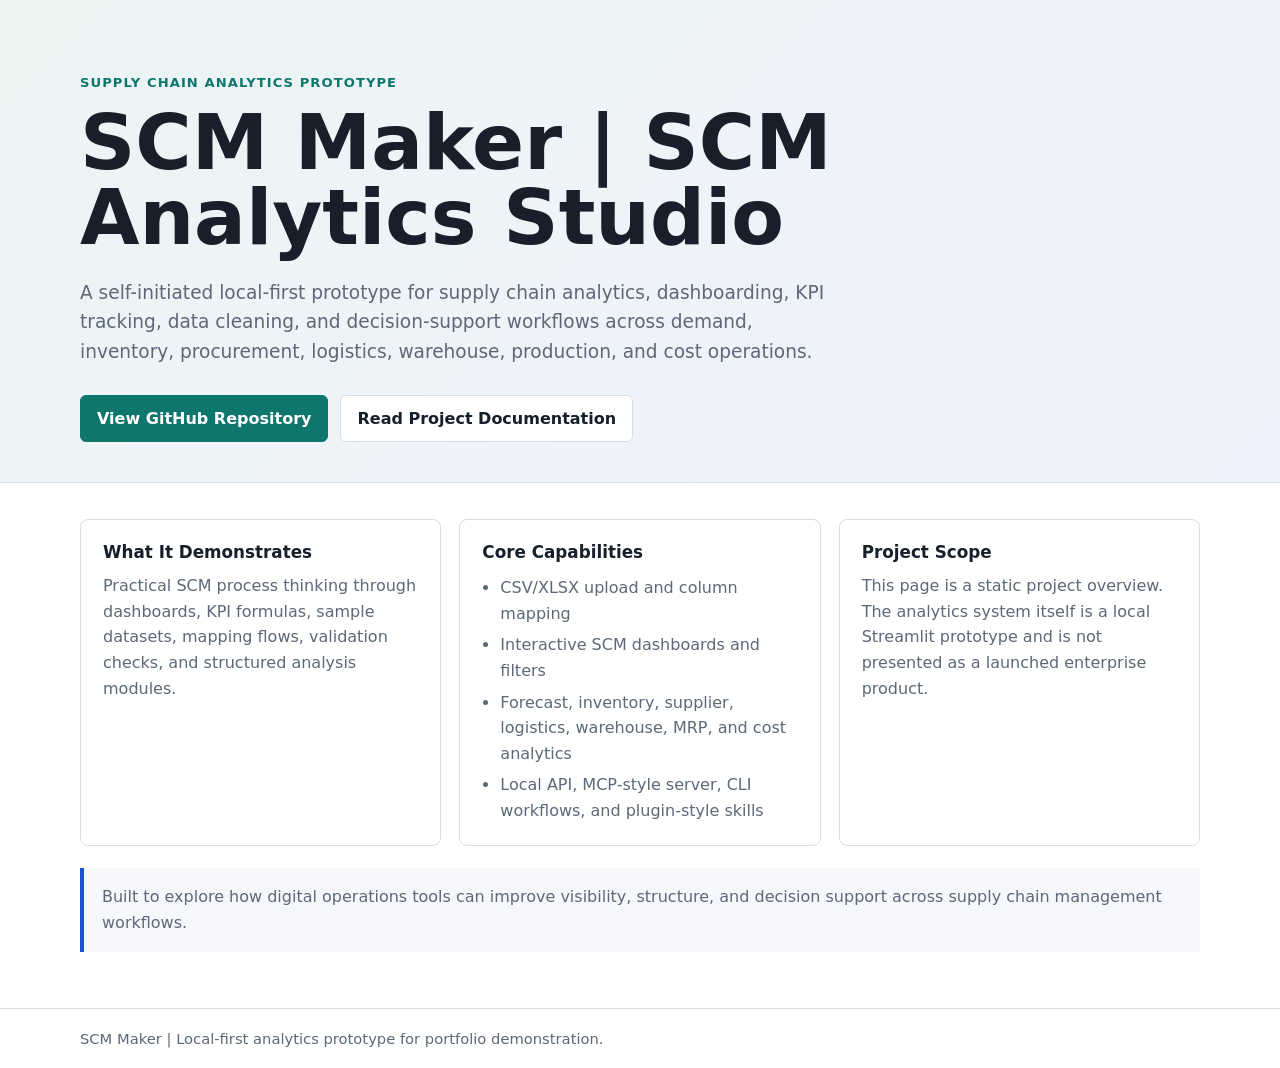
<file: index.html>
<!doctype html>
<html lang="en">
<head>
  <meta charset="utf-8">
  <meta name="viewport" content="width=device-width, initial-scale=1">
  <title>SCM Maker | SCM Analytics Studio</title>
  <meta name="description" content="A local-first SCM analytics prototype demonstrating supply chain dashboards, KPI tracking, data cleaning, API/MCP integrations, and decision-support workflows.">
  <style>
    :root {
      color-scheme: light;
      --ink: #17202a;
      --muted: #5d6878;
      --line: #d8dee8;
      --soft: #f5f7fa;
      --accent: #0f766e;
      --accent-2: #1d4ed8;
      --surface: #ffffff;
    }

    * {
      box-sizing: border-box;
    }

    body {
      margin: 0;
      font-family: Inter, ui-sans-serif, system-ui, -apple-system, BlinkMacSystemFont, "Segoe UI", sans-serif;
      color: var(--ink);
      background: var(--surface);
      line-height: 1.6;
    }

    main {
      min-height: 100vh;
      display: grid;
      grid-template-rows: auto 1fr auto;
    }

    .hero {
      padding: 72px 24px 40px;
      border-bottom: 1px solid var(--line);
      background:
        linear-gradient(135deg, rgba(15, 118, 110, 0.08), rgba(29, 78, 216, 0.07)),
        var(--surface);
    }

    .wrap {
      width: min(1120px, 100%);
      margin: 0 auto;
    }

    .eyebrow {
      margin: 0 0 12px;
      color: var(--accent);
      font-size: 0.82rem;
      font-weight: 800;
      letter-spacing: 0.08em;
      text-transform: uppercase;
    }

    h1 {
      max-width: 780px;
      margin: 0;
      font-size: clamp(2.4rem, 6vw, 5rem);
      line-height: 0.98;
      letter-spacing: 0;
    }

    .lead {
      max-width: 760px;
      margin: 22px 0 0;
      color: var(--muted);
      font-size: 1.16rem;
    }

    .actions {
      display: flex;
      flex-wrap: wrap;
      gap: 12px;
      margin-top: 28px;
    }

    .button {
      display: inline-flex;
      align-items: center;
      justify-content: center;
      min-height: 44px;
      padding: 10px 16px;
      border: 1px solid var(--line);
      border-radius: 6px;
      color: var(--ink);
      background: var(--surface);
      font-weight: 700;
      text-decoration: none;
    }

    .button.primary {
      border-color: var(--accent);
      color: #ffffff;
      background: var(--accent);
    }

    .content {
      padding: 36px 24px 56px;
    }

    .grid {
      display: grid;
      grid-template-columns: repeat(3, minmax(0, 1fr));
      gap: 18px;
    }

    .panel {
      padding: 22px;
      border: 1px solid var(--line);
      border-radius: 8px;
      background: var(--surface);
    }

    h2 {
      margin: 0 0 10px;
      font-size: 1.05rem;
      line-height: 1.25;
    }

    p {
      margin: 0;
      color: var(--muted);
    }

    ul {
      margin: 12px 0 0;
      padding-left: 18px;
      color: var(--muted);
    }

    li + li {
      margin-top: 6px;
    }

    .note {
      margin-top: 22px;
      padding: 16px 18px;
      border-left: 4px solid var(--accent-2);
      background: var(--soft);
      color: var(--muted);
    }

    footer {
      padding: 18px 24px;
      border-top: 1px solid var(--line);
      color: var(--muted);
      font-size: 0.92rem;
    }

    @media (max-width: 820px) {
      .hero {
        padding-top: 52px;
      }

      .grid {
        grid-template-columns: 1fr;
      }
    }
  </style>
</head>
<body>
  <main>
    <section class="hero">
      <div class="wrap">
        <p class="eyebrow">Supply Chain Analytics Prototype</p>
        <h1>SCM Maker | SCM Analytics Studio</h1>
        <p class="lead">
          A self-initiated local-first prototype for supply chain analytics, dashboarding, KPI tracking,
          data cleaning, and decision-support workflows across demand, inventory, procurement,
          logistics, warehouse, production, and cost operations.
        </p>
        <div class="actions" aria-label="Project links">
          <a class="button primary" href="https://github.com/Mah-era/scm-analytics-studio">View GitHub Repository</a>
          <a class="button" href="README.md">Read Project Documentation</a>
        </div>
      </div>
    </section>

    <section class="content">
      <div class="wrap">
        <div class="grid">
          <article class="panel">
            <h2>What It Demonstrates</h2>
            <p>
              Practical SCM process thinking through dashboards, KPI formulas, sample datasets,
              mapping flows, validation checks, and structured analysis modules.
            </p>
          </article>

          <article class="panel">
            <h2>Core Capabilities</h2>
            <ul>
              <li>CSV/XLSX upload and column mapping</li>
              <li>Interactive SCM dashboards and filters</li>
              <li>Forecast, inventory, supplier, logistics, warehouse, MRP, and cost analytics</li>
              <li>Local API, MCP-style server, CLI workflows, and plugin-style skills</li>
            </ul>
          </article>

          <article class="panel">
            <h2>Project Scope</h2>
            <p>
              This page is a static project overview. The analytics system itself is a local
              Streamlit prototype and is not presented as a launched enterprise product.
            </p>
          </article>
        </div>

        <p class="note">
          Built to explore how digital operations tools can improve visibility, structure,
          and decision support across supply chain management workflows.
        </p>
      </div>
    </section>

    <footer>
      <div class="wrap">SCM Maker | Local-first analytics prototype for portfolio demonstration.</div>
    </footer>
  </main>
</body>
</html>
</file>
